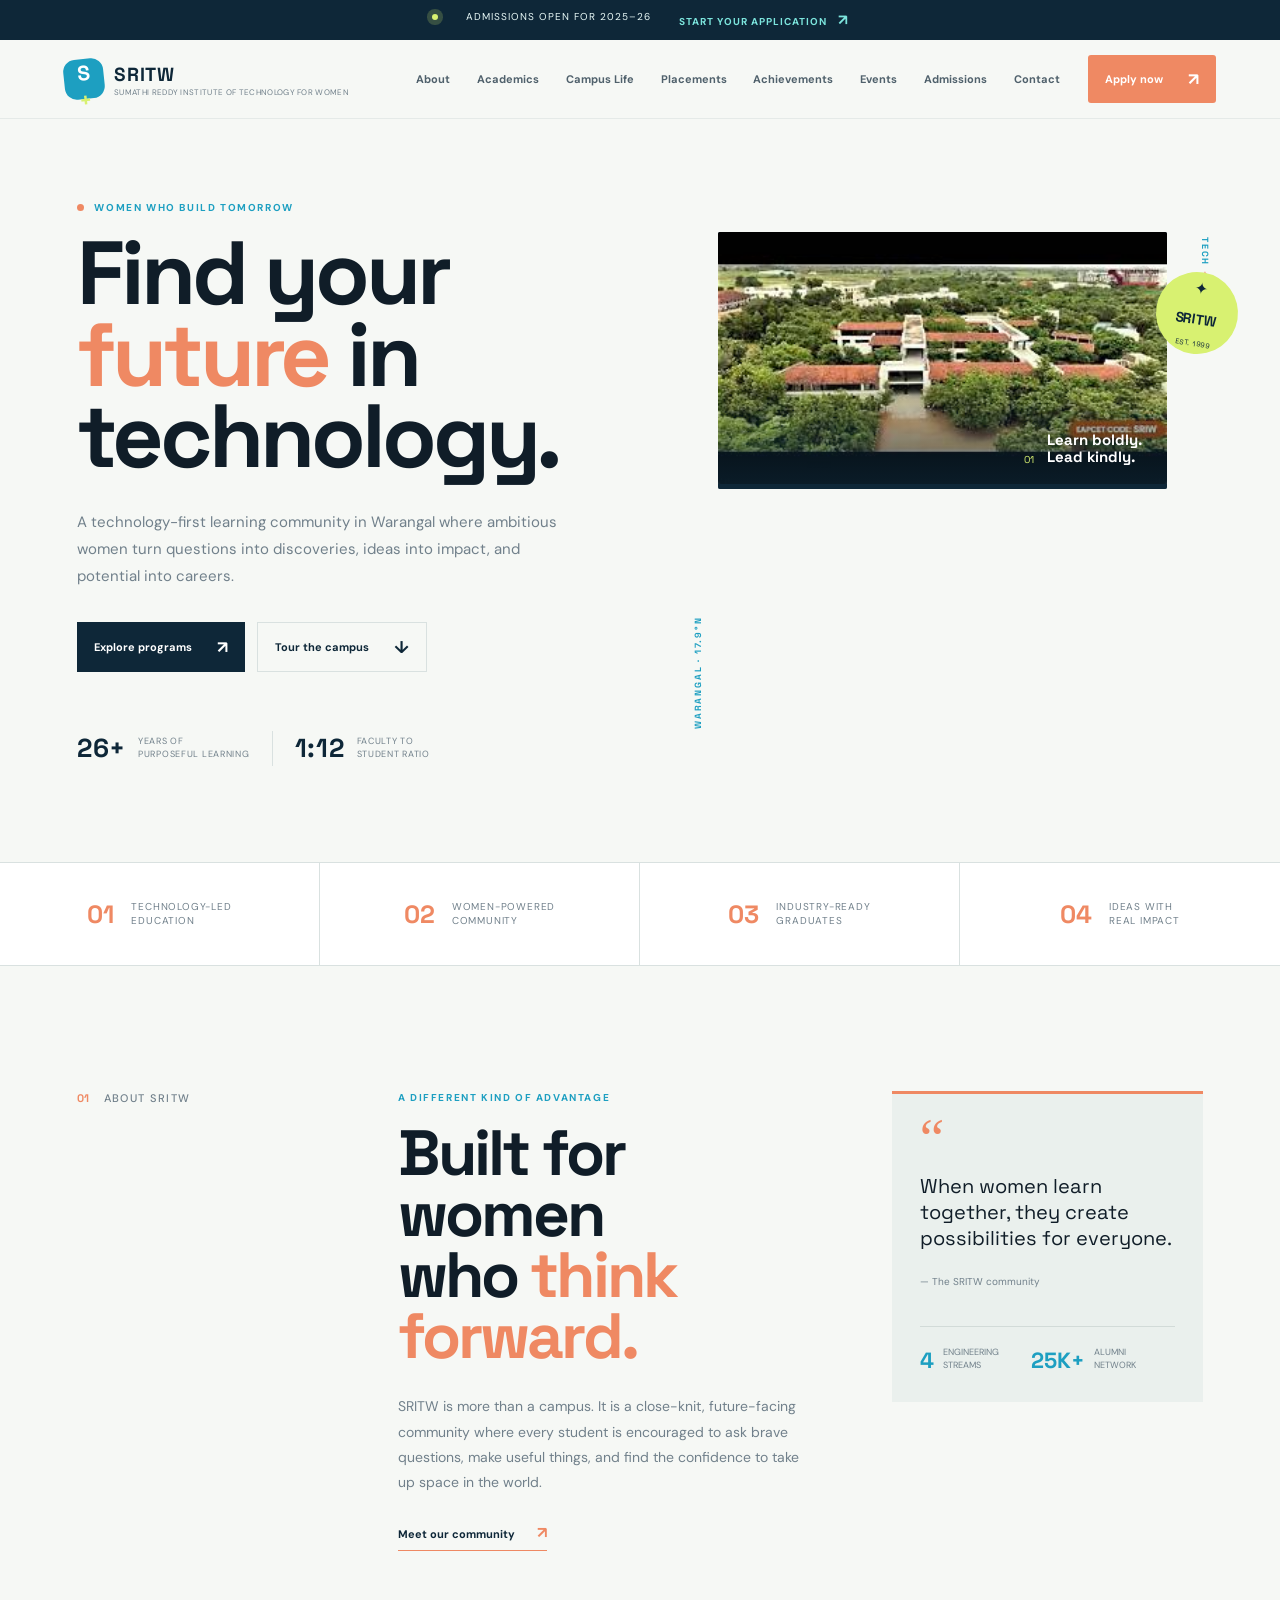
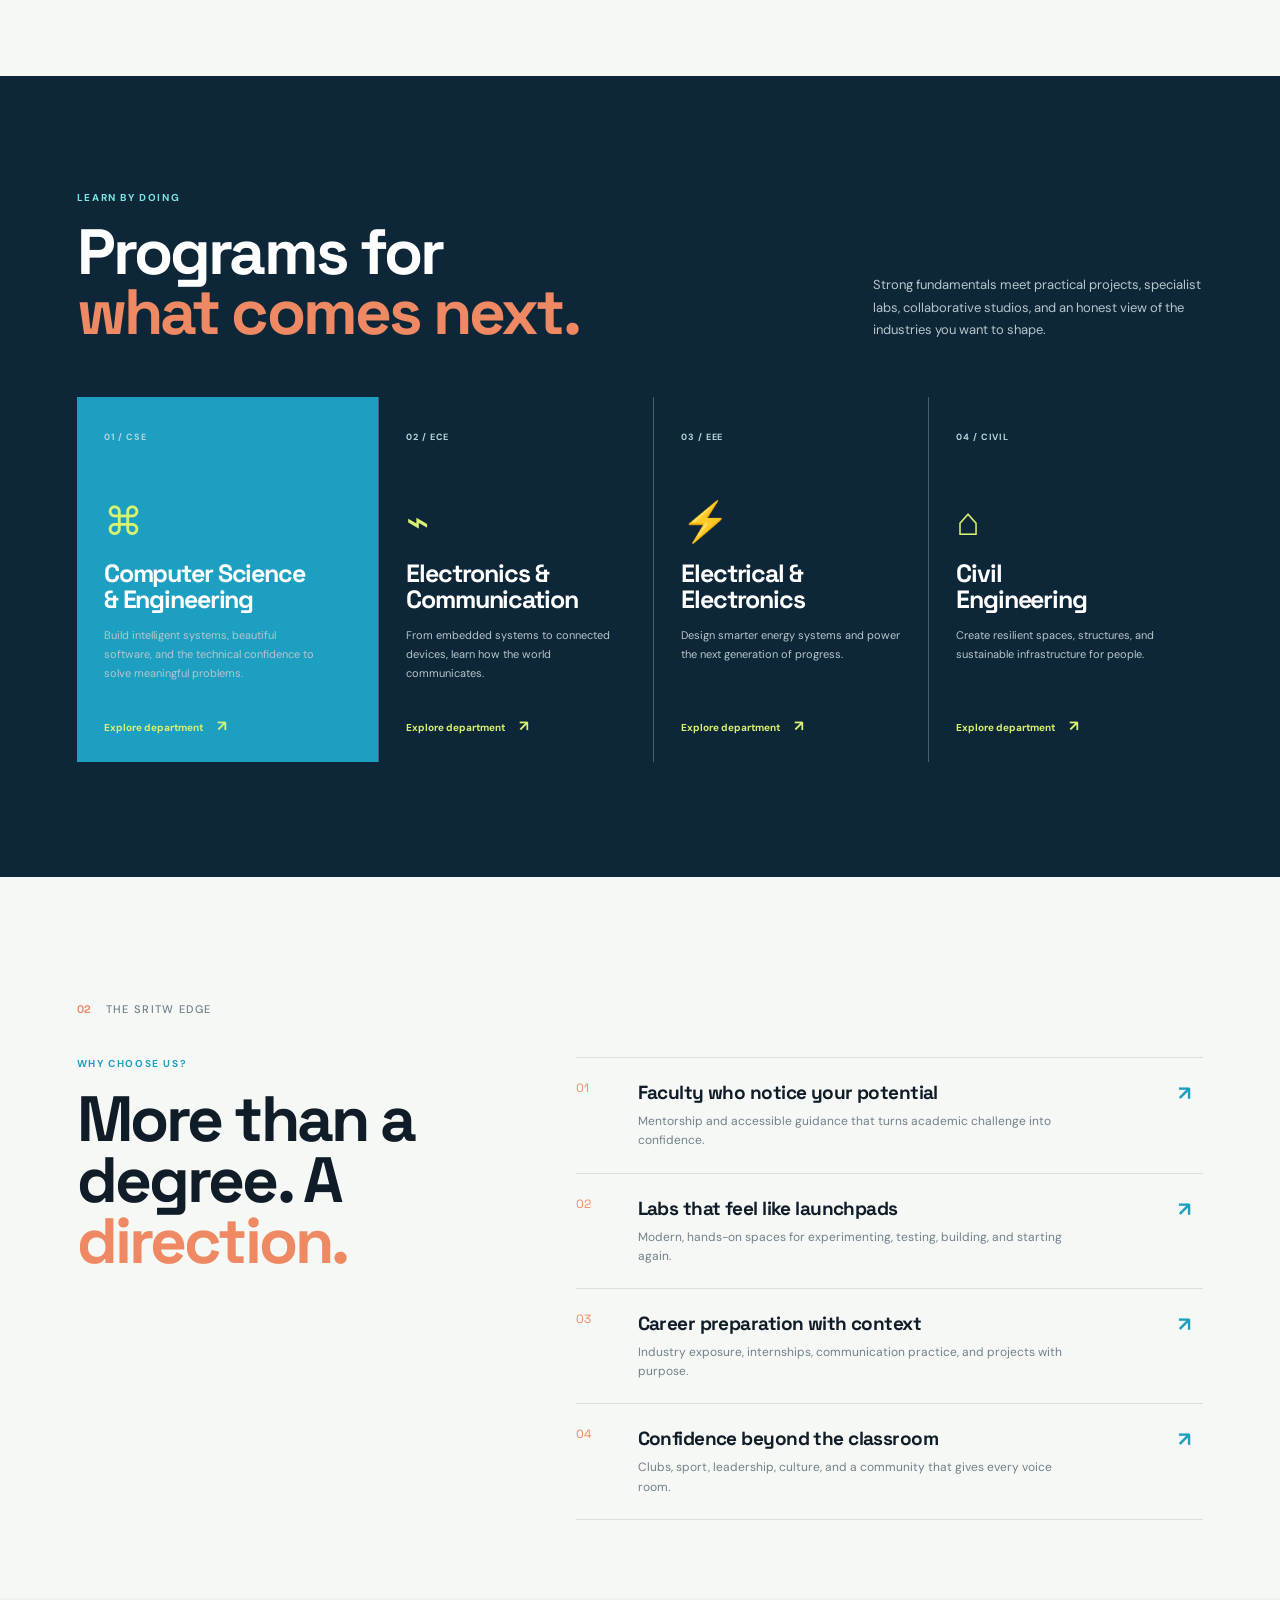
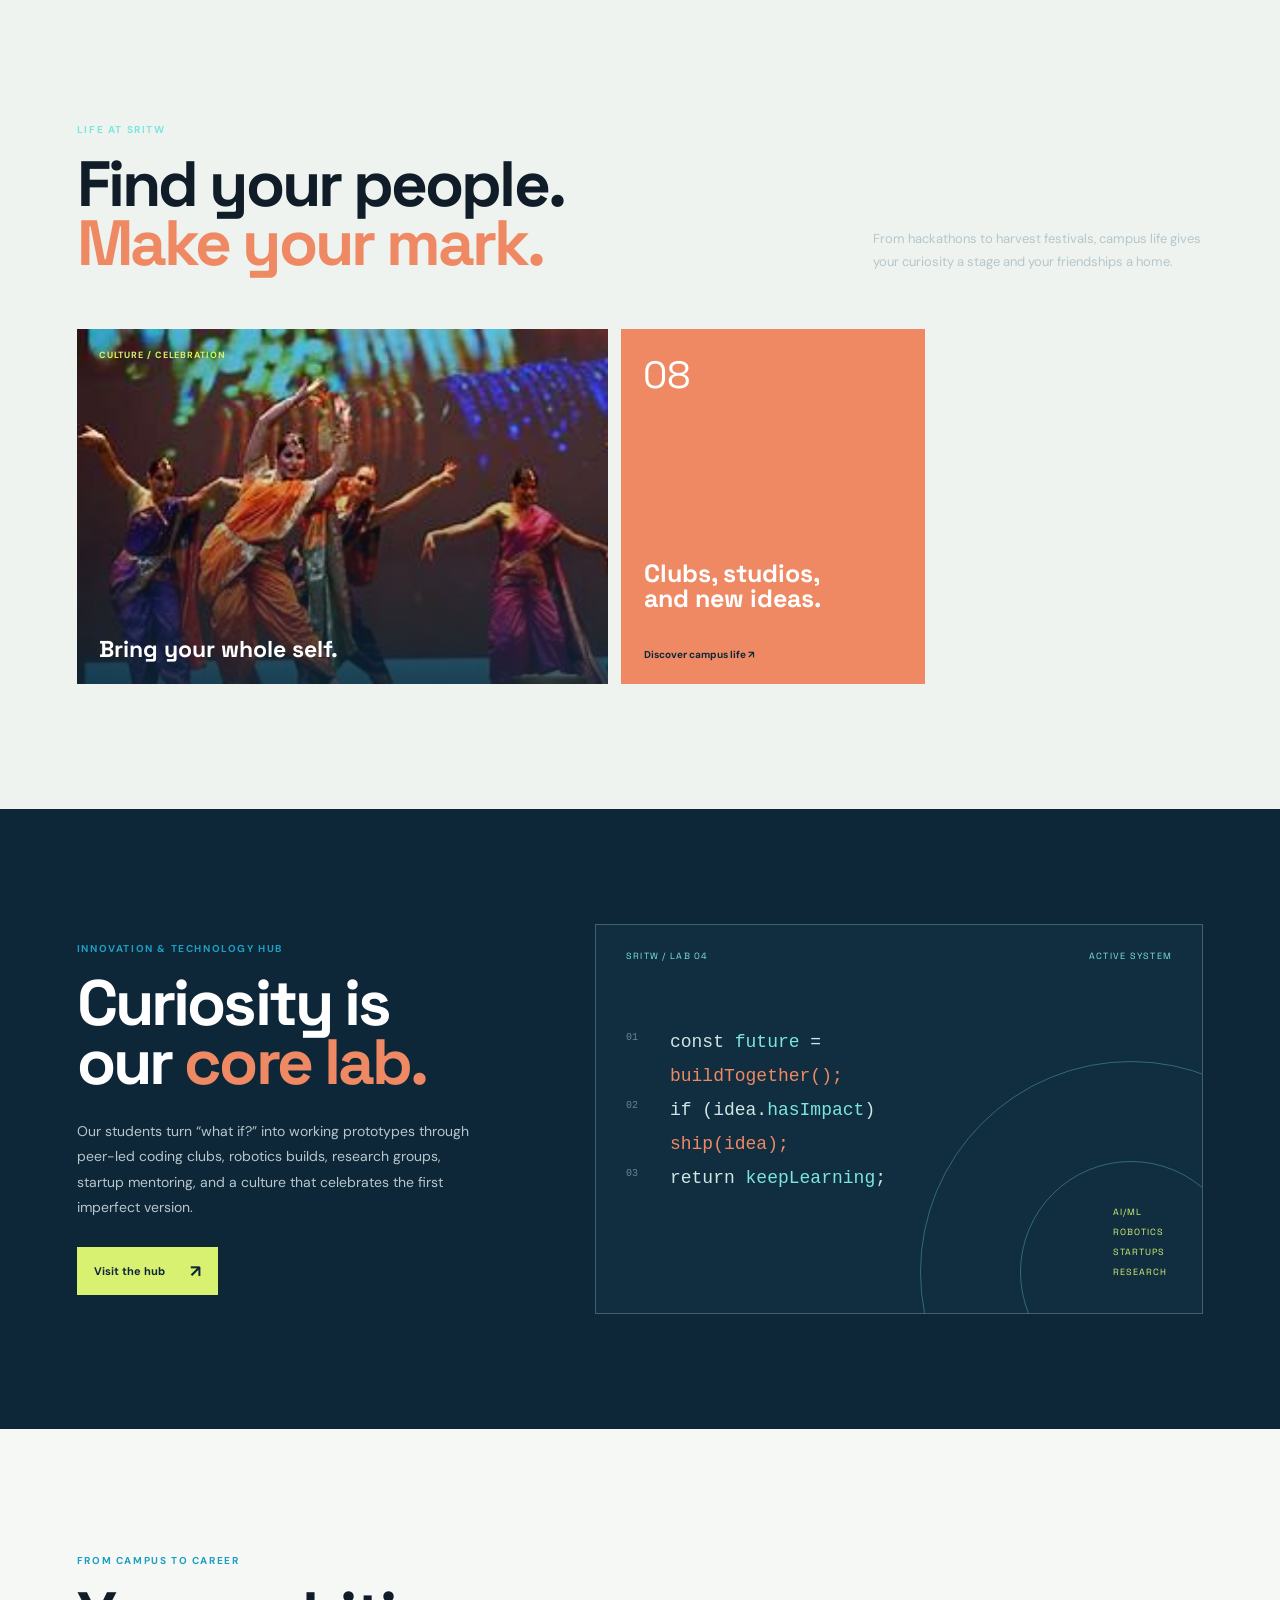
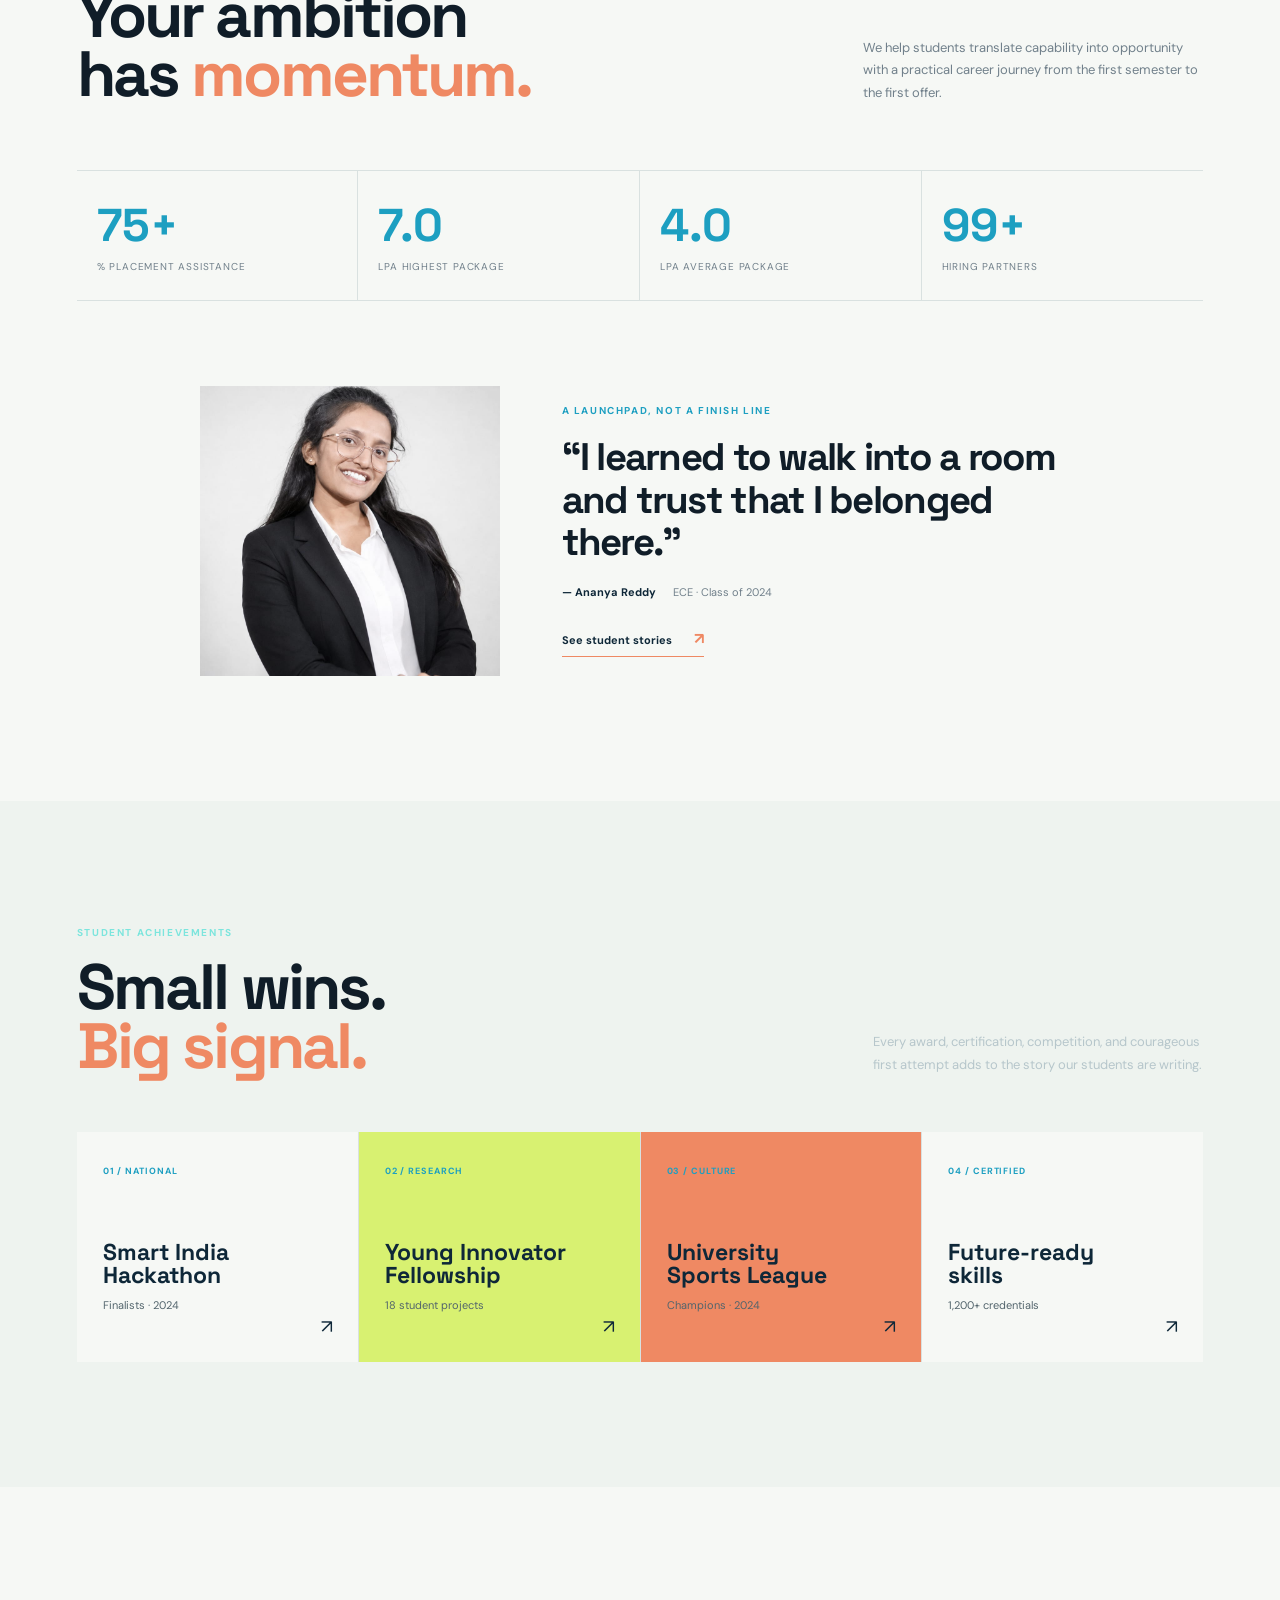
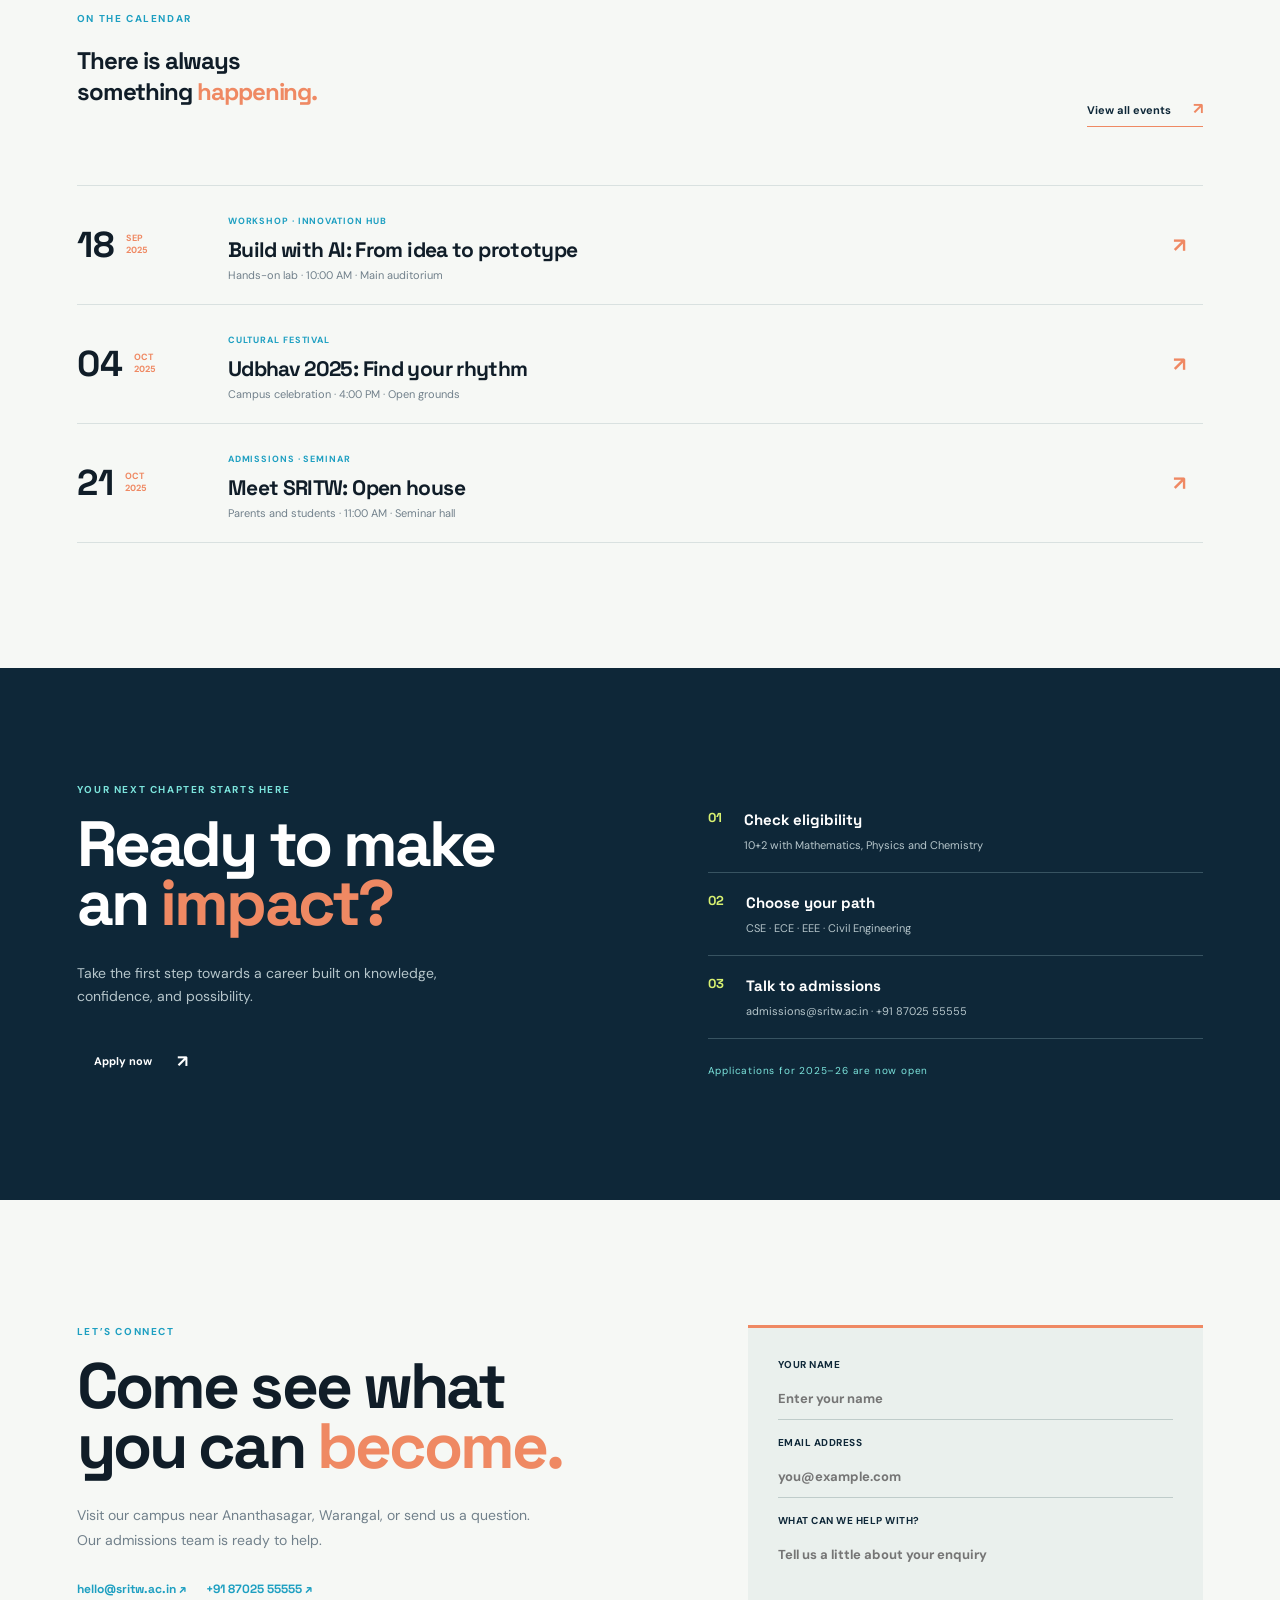
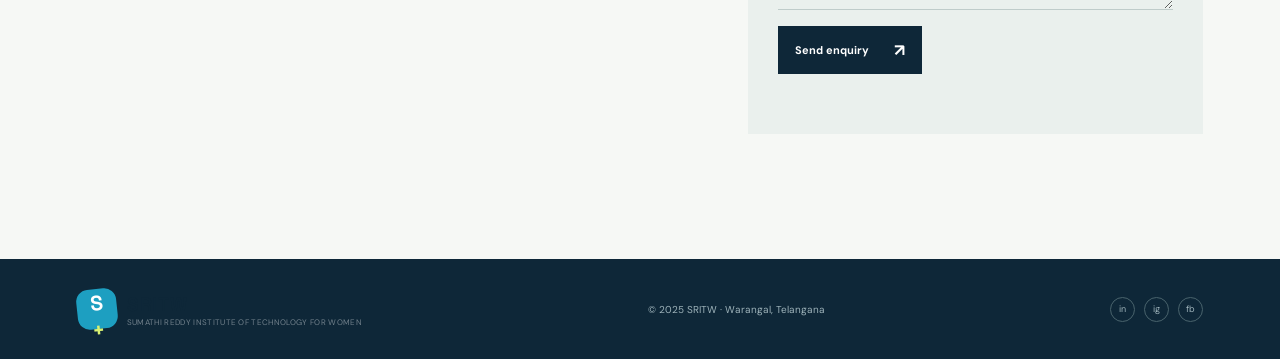
<file: index.html>
<!DOCTYPE html>
<html lang="en">
<head>
    <meta charset="UTF-8">
    <meta name="viewport" content="width=device-width, initial-scale=1.0">
    <meta name="description" content="SRITW - Sumathi Reddy Institute of Technology for Women, Warangal. Education, technology, innovation and career success.">
    <title>SRITW | Shape what comes next</title>
    <link rel="preconnect" href="https://fonts.googleapis.com">
    <link rel="preconnect" href="https://fonts.gstatic.com" crossorigin>
    <link href="https://fonts.googleapis.com/css2?family=DM+Sans:wght@400;500;600;700&family=Space+Grotesk:wght@500;600;700&display=swap" rel="stylesheet">
    <link rel="stylesheet" href="index.css">
</head>
<body>
    <div class="announcement"><span class="pulse"></span> Admissions open for 2025–26 <a href="#admissions">Start your application <span>↗</span></a></div>
    <header class="site-header" id="home">
        <a class="brand" href="#home" aria-label="SRITW home"><span class="brand-mark">S<span>+</span></span><span><b>SRITW</b><small>Sumathi Reddy Institute of Technology for Women</small></span></a>
        <button class="menu-toggle" aria-label="Open navigation" aria-expanded="false">☰</button>
        <nav class="nav-links" aria-label="Main navigation">
            <a href="#about">About</a><a href="#academics">Academics</a><a href="#campus">Campus Life</a><a href="#placements">Placements</a><a href="#achievements">Achievements</a><a href="#events">Events</a><a href="#admissions">Admissions</a><a href="#contact">Contact</a>
        </nav>
        <a class="nav-cta" href="#admissions">Apply now <span>↗</span></a>
    </header>

    <main>
        <section class="hero" aria-labelledby="hero-title">
            <div class="hero-content reveal"><p class="eyebrow"><span></span> Women who build tomorrow</p><h1 id="hero-title">Find your <em>future</em> in technology.</h1><p class="hero-lede">A technology-first learning community in Warangal where ambitious women turn questions into discoveries, ideas into impact, and potential into careers.</p><div class="hero-actions"><a class="button button-primary" href="#academics">Explore programs <span>↗</span></a><a class="button button-ghost" href="#campus">Tour the campus <span>↓</span></a></div><div class="hero-proof"><strong>26+</strong><span>years of<br>purposeful learning</span><i></i><strong>1:12</strong><span>faculty to<br>student ratio</span></div></div>
            <div class="hero-visual reveal reveal-delay"><div class="hero-image"><img src="img_7.png" alt="SRITW campus technology and student life"><div class="image-caption"><span>01</span><b>Learn boldly.<br>Lead kindly.</b></div></div><div class="hero-orbit orbit-one">TECH <span>✦</span> CREATE</div><div class="hero-orbit orbit-two">WARANGAL · 17.9°N</div><div class="hero-badge"><span>✦</span><b>SRITW</b><small>EST. 1999</small></div></div>
        </section>

        <section class="signal-strip"><div><b>01</b><span>Technology-led<br>education</span></div><div><b>02</b><span>Women-powered<br>community</span></div><div><b>03</b><span>Industry-ready<br>graduates</span></div><div><b>04</b><span>Ideas with<br>real impact</span></div></section>

        <section class="about section" id="about"><div class="section-index">01 <span>About SRITW</span></div><div class="about-main"><p class="eyebrow">A different kind of advantage</p><h2>Built for women<br>who <em>think forward.</em></h2><p>SRITW is more than a campus. It is a close-knit, future-facing community where every student is encouraged to ask brave questions, make useful things, and find the confidence to take up space in the world.</p><a class="under-link" href="#contact">Meet our community <span>↗</span></a></div><div class="about-side"><div class="quote-mark">“</div><p>When women learn together, they create possibilities for everyone.</p><small>— The SRITW community</small><div class="mini-stats"><div><b>4</b><span>Engineering<br>streams</span></div><div><b>25K+</b><span>Alumni<br>network</span></div></div></div></section>

        <section class="academics section-dark" id="academics"><div class="section-heading"><div><p class="eyebrow">Learn by doing</p><h2>Programs for<br><em>what comes next.</em></h2></div><p>Strong fundamentals meet practical projects, specialist labs, collaborative studios, and an honest view of the industries you want to shape.</p></div><div class="program-grid"><article class="program-card program-featured"><span class="card-no">01 / CSE</span><div class="program-icon">⌘</div><h3>Computer Science<br>& Engineering</h3><p>Build intelligent systems, beautiful software, and the technical confidence to solve meaningful problems.</p><a href="#contact">Explore department <span>↗</span></a></article><article class="program-card"><span class="card-no">02 / ECE</span><div class="program-icon">⌁</div><h3>Electronics &<br>Communication</h3><p>From embedded systems to connected devices, learn how the world communicates.</p><a href="#contact">Explore department <span>↗</span></a></article><article class="program-card"><span class="card-no">03 / EEE</span><div class="program-icon">⚡</div><h3>Electrical &<br>Electronics</h3><p>Design smarter energy systems and power the next generation of progress.</p><a href="#contact">Explore department <span>↗</span></a></article><article class="program-card"><span class="card-no">04 / CIVIL</span><div class="program-icon">⌂</div><h3>Civil<br>Engineering</h3><p>Create resilient spaces, structures, and sustainable infrastructure for people.</p><a href="#contact">Explore department <span>↗</span></a></article></div></section>

        <section class="why section" id="why"><div class="section-index">02 <span>The SRITW edge</span></div><div class="why-intro"><p class="eyebrow">Why choose us?</p><h2>More than a<br>degree. A <em>direction.</em></h2></div><div class="why-list"><div class="why-item"><span>01</span><div><h3>Faculty who notice your potential</h3><p>Mentorship and accessible guidance that turns academic challenge into confidence.</p></div><b>↗</b></div><div class="why-item"><span>02</span><div><h3>Labs that feel like launchpads</h3><p>Modern, hands-on spaces for experimenting, testing, building, and starting again.</p></div><b>↗</b></div><div class="why-item"><span>03</span><div><h3>Career preparation with context</h3><p>Industry exposure, internships, communication practice, and projects with purpose.</p></div><b>↗</b></div><div class="why-item"><span>04</span><div><h3>Confidence beyond the classroom</h3><p>Clubs, sport, leadership, culture, and a community that gives every voice room.</p></div><b>↗</b></div></div></section>

        <section class="campus section" id="campus"><div class="section-heading"><div><p class="eyebrow">Life at SRITW</p><h2>Find your people.<br><em>Make your mark.</em></h2></div><p>From hackathons to harvest festivals, campus life gives your curiosity a stage and your friendships a home.</p></div><div class="campus-grid"><div class="campus-tile tile-large"><img src="img_6.png" alt="Students performing at a cultural event"><span>Culture / Celebration</span><b>Bring your whole self.</b></div><div class="campus-tile tile-small"><div class="tile-number">08</div><b>Clubs, studios,<br>and new ideas.</b><a href="#contact">Discover campus life ↗</a></div></div></section>

        <section class="innovation section-dark" id="innovation"><div class="innovation-copy"><p class="eyebrow">Innovation & technology hub</p><h2>Curiosity is<br>our <em>core lab.</em></h2><p>Our students turn “what if?” into working prototypes through peer-led coding clubs, robotics builds, research groups, startup mentoring, and a culture that celebrates the first imperfect version.</p><a class="button button-light" href="#contact">Visit the hub <span>↗</span></a></div><div class="innovation-board"><div class="board-top"><span>SRITW / LAB 04</span><span>ACTIVE SYSTEM</span></div><div class="code-lines"><i>01</i><b>const <em>future</em> =</b><strong>buildTogether();</strong><i>02</i><b>if (idea.<em>hasImpact</em>)</b><strong>ship(idea);</strong><i>03</i><b>return <em>keepLearning</em>;</b></div><div class="board-orbit"><span>AI/ML</span><span>ROBOTICS</span><span>STARTUPS</span><span>RESEARCH</span></div></div></section>

        <section class="placements section" id="placements"><div class="placements-top"><div><p class="eyebrow">From campus to career</p><h2>Your ambition<br>has <em>momentum.</em></h2></div><p>We help students translate capability into opportunity with a practical career journey from the first semester to the first offer.</p></div><div class="metric-grid"><div class="metric"><strong data-count="92">0</strong><span>% placement assistance</span></div><div class="metric"><strong data-count="8.5">0</strong><span>LPA highest package</span></div><div class="metric"><strong data-count="4.8">0</strong><span>LPA average package</span></div><div class="metric"><strong data-count="120">0</strong><span>hiring partners</span></div></div><div class="career-row"><img src="img_1.jpeg" alt="SRITW student ready for a career"><div><p class="eyebrow">A launchpad, not a finish line</p><h3>“I learned to walk into a room and trust that I belonged there.”</h3><p class="student-name">— Ananya Reddy <span>ECE · Class of 2024</span></p><a class="under-link" href="#achievements">See student stories <span>↗</span></a></div></div></section>

        <section class="achievements section" id="achievements"><div class="section-heading"><div><p class="eyebrow">Student achievements</p><h2>Small wins.<br><em>Big signal.</em></h2></div><p>Every award, certification, competition, and courageous first attempt adds to the story our students are writing.</p></div><div class="achievement-grid"><article><span>01 / NATIONAL</span><b>Smart India<br>Hackathon</b><p>Finalists · 2024</p><i>↗</i></article><article><span>02 / RESEARCH</span><b>Young Innovator<br>Fellowship</b><p>18 student projects</p><i>↗</i></article><article><span>03 / CULTURE</span><b>University<br>Sports League</b><p>Champions · 2024</p><i>↗</i></article><article><span>04 / CERTIFIED</span><b>Future-ready<br>skills</b><p>1,200+ credentials</p><i>↗</i></article></div></section>

        <section class="events section" id="events"><div class="events-head"><div><p class="eyebrow">On the calendar</p><h2>There is always<br>something <em>happening.</em></h2></div><a class="under-link" href="#contact">View all events <span>↗</span></a></div><div class="event-list"><article><time><b>18</b><span>SEP<br>2025</span></time><div><span class="event-type">Workshop · Innovation Hub</span><h3>Build with AI: From idea to prototype</h3><p>Hands-on lab · 10:00 AM · Main auditorium</p></div><b class="event-arrow">↗</b></article><article><time><b>04</b><span>OCT<br>2025</span></time><div><span class="event-type">Cultural festival</span><h3>Udbhav 2025: Find your rhythm</h3><p>Campus celebration · 4:00 PM · Open grounds</p></div><b class="event-arrow">↗</b></article><article><time><b>21</b><span>OCT<br>2025</span></time><div><span class="event-type">Admissions · Seminar</span><h3>Meet SRITW: Open house</h3><p>Parents and students · 11:00 AM · Seminar hall</p></div><b class="event-arrow">↗</b></article></div></section>

        <section class="admissions section-dark" id="admissions"><div class="admission-copy"><p class="eyebrow">Your next chapter starts here</p><h2>Ready to make<br>an <em>impact?</em></h2><p>Take the first step towards a career built on knowledge, confidence, and possibility.</p><a class="button button-primary" href="mailto:admissions@sritw.ac.in">Apply now <span>↗</span></a></div><div class="admission-steps"><div><b>01</b><span><strong>Check eligibility</strong>10+2 with Mathematics, Physics and Chemistry</span></div><div><b>02</b><span><strong>Choose your path</strong>CSE · ECE · EEE · Civil Engineering</span></div><div><b>03</b><span><strong>Talk to admissions</strong>admissions@sritw.ac.in · +91 87025 55555</span></div><small>Applications for 2025–26 are now open</small></div></section>

        <section class="contact section" id="contact"><div><p class="eyebrow">Let’s connect</p><h2>Come see what<br>you can <em>become.</em></h2><p>Visit our campus near Ananthasagar, Warangal, or send us a question. Our admissions team is ready to help.</p><div class="contact-links"><a href="mailto:hello@sritw.ac.in">hello@sritw.ac.in ↗</a><a href="tel:+918702555555">+91 87025 55555 ↗</a></div></div><form class="enquiry-form"><label>Your name<input type="text" placeholder="Enter your name"></label><label>Email address<input type="email" placeholder="you@example.com"></label><label>What can we help with?<textarea rows="3" placeholder="Tell us a little about your enquiry"></textarea></label><button class="button button-primary" type="submit">Send enquiry <span>↗</span></button><p class="form-note" aria-live="polite"></p></form></section>
    </main>
    <footer><a class="brand" href="#home"><span class="brand-mark">S<span>+</span></span><span><b>SRITW</b><small>Sumathi Reddy Institute of Technology for Women</small></span></a><p>© 2025 SRITW · Warangal, Telangana</p><div class="socials"><a href="#contact">in</a><a href="#contact">ig</a><a href="#contact">fb</a></div></footer>
    <script>
        const menuButton = document.querySelector('.menu-toggle');
        const nav = document.querySelector('.nav-links');
        menuButton.addEventListener('click', () => { const open = nav.classList.toggle('is-open'); menuButton.setAttribute('aria-expanded', open); });
        nav.querySelectorAll('a').forEach(link => link.addEventListener('click', () => nav.classList.remove('is-open')));
        const revealObserver = new IntersectionObserver(entries => entries.forEach(entry => { if (entry.isIntersecting) entry.target.classList.add('is-visible'); }), { threshold: .12 });
        document.querySelectorAll('.hero-content, .hero-visual, .section, .program-card, .why-item, .campus-tile, .achievement-grid article, .event-list article, .metric').forEach(item => { item.classList.add('reveal'); revealObserver.observe(item); });
        const counterObserver = new IntersectionObserver(entries => entries.forEach(entry => { if (entry.isIntersecting) { const el = entry.target; const target = Number(el.dataset.count); const suffix = target === 92 || target === 120 ? '+' : ''; let current = 0; const step = target / 40; const timer = setInterval(() => { current += step; if (current >= target) { current = target; clearInterval(timer); } el.textContent = Number.isInteger(target) ? Math.floor(current) + suffix : current.toFixed(1); }, 28); counterObserver.unobserve(el); } }), { threshold: .6 });
        document.querySelectorAll('[data-count]').forEach(counter => counterObserver.observe(counter));
        document.querySelector('.enquiry-form').addEventListener('submit', event => { event.preventDefault(); event.currentTarget.querySelector('.form-note').textContent = 'Thank you. Our admissions team will be in touch soon.'; event.currentTarget.reset(); });
    </script>
</body>
</html>
</file>
<file: index.css>
@import url('https://fonts.googleapis.com/css2?family=DM+Sans:wght@400;500;600;700&family=Space+Grotesk:wght@500;600;700&display=swap');
:root{--ink:#101d28;--muted:#71808b;--paper:#f6f8f5;--white:#fff;--navy:#0e2738;--blue:#1d9fc1;--cyan:#7ce5dd;--orange:#ef8963;--line:#d9e1e0;--lime:#d8f171;--display:'Space Grotesk',sans-serif;--body:'DM Sans',sans-serif}*{box-sizing:border-box}html{scroll-behavior:smooth}body{margin:0;color:var(--ink);background:var(--paper);font-family:var(--body);overflow-x:hidden}a{color:inherit;text-decoration:none}button,input,textarea{font:inherit}.announcement{display:flex;justify-content:center;gap:28px;padding:10px 5vw;color:#e9faf8;background:var(--navy);font-size:10px;letter-spacing:.1em;text-transform:uppercase}.announcement a{color:var(--cyan);font-weight:700}.announcement a span{margin-left:8px;font-size:15px}.pulse{width:6px;height:6px;margin-top:4px;border-radius:50%;background:var(--lime);box-shadow:0 0 0 5px #d8f17133}.site-header{position:sticky;z-index:10;top:0;display:flex;align-items:center;justify-content:space-between;padding:15px max(5vw,24px);border-bottom:1px solid #d9e1e099;background:#f6f8f5EF;backdrop-filter:blur(16px)}.brand{display:flex;align-items:center;gap:10px}.brand-mark{display:grid;place-items:center;width:40px;height:40px;color:#fff;background:var(--blue);border-radius:12px;font-family:var(--display);font-size:21px;font-weight:700;transform:rotate(-6deg)}.brand-mark span{color:var(--lime)}.brand b{display:block;color:var(--navy);font-family:var(--display);font-size:19px;letter-spacing:.04em}.brand small{display:block;color:var(--muted);font-size:8px;letter-spacing:.04em;text-transform:uppercase}.nav-links{display:flex;gap:clamp(13px,2.1vw,28px);margin-left:auto;margin-right:28px;color:#50616c;font-size:11px;font-weight:700}.nav-links a:hover,.socials a:hover{color:var(--blue)}.nav-cta,.button{display:inline-flex;align-items:center;justify-content:space-between;gap:25px;padding:13px 17px;border:0;font-size:11px;font-weight:700;cursor:pointer}.nav-cta{color:#fff;background:var(--orange);border-radius:3px}.nav-cta span,.button span{font-size:17px}.menu-toggle{display:none;border:0;color:var(--navy);background:none;font-size:20px}.hero{display:grid;grid-template-columns:minmax(0,1fr) minmax(400px,.9fr);max-width:1400px;min-height:680px;margin:auto;padding:82px max(6vw,28px) 95px;gap:9%;align-items:center}.eyebrow{margin:0 0 19px;color:var(--blue);font-size:10px;font-weight:700;letter-spacing:.16em;text-transform:uppercase}.eyebrow span{display:inline-block;width:7px;height:7px;margin-right:7px;background:var(--orange);border-radius:50%}.hero h1,h2,h3{font-family:var(--display);letter-spacing:-.045em}.hero h1{max-width:670px;margin:0;font-size:clamp(3.5rem,7vw,7.4rem);line-height:.91}.hero h1 em,h2 em{color:var(--orange);font-style:normal}.hero-lede{max-width:480px;margin:31px 0 32px;color:var(--muted);font-size:15px;line-height:1.8}.hero-actions{display:flex;gap:12px}.button-primary{color:#fff;background:var(--navy)}.button-primary:hover{background:var(--blue)}.button-ghost{border:1px solid var(--line);color:var(--navy);background:transparent}.button-ghost:hover{border-color:var(--blue);color:var(--blue)}.hero-proof{display:flex;align-items:center;gap:12px;margin-top:58px;color:var(--muted);font-size:9px;line-height:1.45;letter-spacing:.08em;text-transform:uppercase}.hero-proof strong{color:var(--navy);font-family:var(--display);font-size:26px}.hero-proof i{width:1px;height:35px;margin:0 10px;background:var(--line)}.hero-visual{position:relative;min-height:505px}.hero-image{position:relative;height:100%;margin-right:36px;overflow:hidden;background:var(--navy);border-radius:2px}.hero-image:after{position:absolute;inset:0;background:linear-gradient(180deg,transparent 55%,#0e2738bb);content:''}.hero-image img{width:100%;height:100%;object-fit:cover;object-position:center 35%;transition:transform .8s ease}.hero-image:hover img{transform:scale(1.05)}.image-caption{position:absolute;z-index:1;right:25px;bottom:24px;display:flex;gap:13px;align-items:end;color:#fff;font-family:var(--display);font-size:15px;line-height:1.1}.image-caption span{color:var(--lime);font-size:10px}.hero-orbit{position:absolute;color:var(--blue);font-family:var(--display);font-size:9px;font-weight:700;letter-spacing:.2em}.orbit-one{top:5px;right:-8px;writing-mode:vertical-rl}.orbit-one span{color:var(--orange)}.orbit-two{bottom:2px;left:-20px;transform:rotate(-90deg);transform-origin:left}.hero-badge{position:absolute;z-index:2;top:40px;right:-35px;display:grid;place-items:center;width:82px;height:82px;color:var(--navy);background:var(--lime);border-radius:50%;font-family:var(--display);transform:rotate(9deg)}.hero-badge span{font-size:16px}.hero-badge b{font-size:14px}.hero-badge small{font-size:7px;letter-spacing:.08em}.signal-strip{display:grid;grid-template-columns:repeat(4,1fr);border-top:1px solid var(--line);border-bottom:1px solid var(--line);background:#fff}.signal-strip div{display:flex;justify-content:center;align-items:center;gap:17px;min-height:102px;border-right:1px solid var(--line)}.signal-strip div:last-child{border:0}.signal-strip b{color:var(--orange);font-family:var(--display);font-size:25px}.signal-strip span{color:var(--muted);font-size:10px;line-height:1.45;letter-spacing:.08em;text-transform:uppercase}.section{max-width:1400px;margin:auto;padding:125px max(6vw,28px)}.section-index{display:flex;gap:15px;margin-bottom:55px;color:var(--orange);font-family:var(--display);font-size:11px;font-weight:700}.section-index span{color:var(--muted);font-family:var(--body);font-weight:500;letter-spacing:.12em;text-transform:uppercase}.about{display:grid;grid-template-columns:.7fr 1.2fr .9fr;gap:7%;align-items:start}.about-main h2,.why-intro h2{margin:0;font-size:clamp(3rem,5vw,5.5rem);line-height:.95}.about-main>p:not(.eyebrow){max-width:510px;margin:28px 0 27px;color:var(--muted);font-size:14px;line-height:1.8}.under-link{display:inline-block;padding-bottom:7px;border-bottom:1px solid var(--orange);color:var(--navy);font-size:11px;font-weight:700}.under-link span{margin-left:19px;color:var(--orange);font-size:16px}.about-side{padding:28px;border-top:3px solid var(--orange);background:#eaf0ed}.quote-mark{color:var(--orange);font-family:Georgia,serif;font-size:55px;line-height:.6}.about-side p{margin:18px 0;font-family:var(--display);font-size:20px;line-height:1.3}.about-side small{color:var(--muted);font-size:10px}.mini-stats{display:flex;gap:32px;margin-top:36px;padding-top:19px;border-top:1px solid #d2dbd8}.mini-stats div{display:flex;gap:9px}.mini-stats b{color:var(--blue);font-family:var(--display);font-size:22px}.mini-stats span{color:var(--muted);font-size:9px;line-height:1.4;text-transform:uppercase}.section-dark{padding:115px max(6vw,28px);color:#fff;background:var(--navy)}.section-heading{display:flex;justify-content:space-between;align-items:end;max-width:1200px;margin:0 auto 55px;gap:55px}.section-heading h2,.placements h2,.admissions h2,.contact h2{margin:0;font-size:clamp(3rem,5vw,5.6rem);line-height:.93}.section-heading .eyebrow,.admissions .eyebrow{color:var(--cyan)}.section-heading>p{max-width:330px;margin:0;color:#b6c6cb;font-size:13px;line-height:1.75}.program-grid{display:grid;grid-template-columns:1.1fr 1fr 1fr 1fr;max-width:1200px;margin:auto;gap:1px;background:#49606c}.program-card{position:relative;min-height:365px;padding:27px;background:var(--navy);transition:transform .3s ease}.program-card:hover{z-index:1;transform:translateY(-8px)}.program-featured{background:var(--blue)}.card-no{color:#b4d7db;font-size:9px;font-weight:700;letter-spacing:.1em}.program-icon{margin-top:52px;color:var(--lime);font-family:var(--display);font-size:39px}.program-card h3{margin:15px 0 14px;font-size:25px;line-height:1.02}.program-card p{max-width:220px;color:#b6c6cb;font-size:11px;line-height:1.7}.program-card a{position:absolute;bottom:26px;color:var(--lime);font-size:10px;font-weight:700}.program-card a span{margin-left:12px;font-size:15px}.why{display:grid;grid-template-columns:.8fr 1.3fr;gap:10%}.why .section-index{grid-column:1/-1;margin-bottom:-6px}.why-list{border-top:1px solid var(--line)}.why-item{display:grid;grid-template-columns:42px 1fr 25px;gap:20px;padding:22px 0;border-bottom:1px solid var(--line)}.why-item>span{color:var(--orange);font-family:var(--display);font-size:12px}.why-item h3{margin:0 0 7px;font-size:19px;letter-spacing:-.03em}.why-item p{max-width:430px;margin:0;color:var(--muted);font-size:12px;line-height:1.6}.why-item>b{color:var(--blue);font-size:20px}.campus{background:#eef3ef}.campus-grid{display:grid;grid-template-columns:1.4fr .8fr .7fr;max-width:1200px;margin:auto;gap:13px}.campus-tile{position:relative;min-height:355px;overflow:hidden;color:#fff;background:var(--navy)}.campus-tile:after{position:absolute;inset:0;background:linear-gradient(180deg,transparent 35%,#0e2738cc);content:''}.campus-tile img{width:100%;height:100%;object-fit:cover;transition:transform .5s ease}.campus-tile:hover img{transform:scale(1.07)}.campus-tile span,.campus-tile>b,.campus-tile .tile-number,.campus-tile a{position:absolute;z-index:1}.campus-tile span{top:20px;left:22px;color:var(--lime);font-size:9px;font-weight:700;letter-spacing:.1em;text-transform:uppercase}.campus-tile>b{bottom:23px;left:22px;font-family:var(--display);font-size:23px;line-height:1}.tile-tall{margin-top:34px;min-height:321px}.tile-small{display:flex;flex-direction:column;justify-content:end;padding:23px;background:var(--orange)}.tile-small:after{display:none}.tile-number{top:22px;left:22px;font-family:var(--display);font-size:38px;color:#fff}.tile-small>b{position:static;font-size:25px}.tile-small a{position:static;margin-top:37px;color:var(--navy);font-size:10px;font-weight:700}.innovation{display:grid;grid-template-columns:.8fr 1.2fr;gap:10%;align-items:center}.innovation-copy{max-width:490px}.innovation-copy h2{margin:0;font-family:var(--display);font-size:clamp(3rem,5vw,5.7rem);line-height:.92}.innovation-copy>p:not(.eyebrow){margin:27px 0;color:#b6c6cb;font-size:14px;line-height:1.8}.button-light{color:var(--navy);background:var(--lime)}.innovation-board{position:relative;min-height:390px;padding:25px 30px;overflow:hidden;border:1px solid #41606c;background:#102e40}.innovation-board:before,.innovation-board:after{position:absolute;border:1px solid #77e1d855;border-radius:50%;content:''}.innovation-board:before{width:420px;height:420px;right:-140px;bottom:-170px}.innovation-board:after{width:220px;height:220px;right:-40px;bottom:-70px}.board-top{display:flex;justify-content:space-between;color:var(--cyan);font-family:var(--display);font-size:9px;letter-spacing:.14em}.code-lines{display:grid;grid-template-columns:30px 1fr;gap:14px;margin-top:70px;font-family:monospace;font-size:18px}.code-lines i{color:#67858e;font-style:normal;font-size:10px}.code-lines b{color:#d1e5e2;font-weight:400}.code-lines strong{grid-column:2;color:var(--orange);font-weight:400}.code-lines em{color:var(--cyan);font-style:normal}.board-orbit{position:absolute;right:35px;bottom:35px;display:grid;gap:8px;color:var(--lime);font-family:var(--display);font-size:9px;letter-spacing:.12em}.placements{padding-bottom:125px}.placements-top{display:flex;justify-content:space-between;align-items:end;gap:8%;margin-bottom:65px}.placements-top>p{max-width:340px;margin:0;color:var(--muted);font-size:13px;line-height:1.75}.metric-grid{display:grid;grid-template-columns:repeat(4,1fr);border-top:1px solid var(--line);border-bottom:1px solid var(--line)}.metric{padding:25px 20px;border-right:1px solid var(--line)}.metric:last-child{border:0}.metric strong{display:block;color:var(--blue);font-family:var(--display);font-size:46px}.metric span{color:var(--muted);font-size:10px;letter-spacing:.08em;text-transform:uppercase}.career-row{display:grid;grid-template-columns:300px 1fr;align-items:center;gap:7%;max-width:880px;margin:85px auto 0}.career-row img{width:100%;height:290px;object-fit:cover;filter:saturate(.8)}.career-row h3{max-width:550px;margin:0 0 22px;font-size:clamp(1.6rem,3vw,2.7rem);line-height:1.1}.student-name{color:var(--navy);font-size:11px;font-weight:700}.student-name span{margin-left:14px;color:var(--muted);font-weight:400}.career-row .under-link{margin-top:18px}.achievements{background:#eef3ef}.achievement-grid{display:grid;grid-template-columns:repeat(4,1fr);max-width:1200px;margin:auto;gap:1px;background:var(--line)}.achievement-grid article{position:relative;min-height:230px;padding:26px;background:var(--paper)}.achievement-grid article:nth-child(2){background:var(--lime)}.achievement-grid article:nth-child(3){background:var(--orange)}.achievement-grid span{color:var(--blue);font-size:9px;font-weight:700;letter-spacing:.1em}.achievement-grid b{display:block;margin-top:62px;color:var(--navy);font-family:var(--display);font-size:23px;line-height:1}.achievement-grid p{color:#52646c;font-size:11px}.achievement-grid i{position:absolute;right:25px;bottom:23px;color:var(--navy);font-size:19px}.events{background:var(--paper)}.events-head{display:flex;justify-content:space-between;align-items:end;margin-bottom:58px}.event-list{border-top:1px solid var(--line)}.event-list article{display:grid;grid-template-columns:125px 1fr 30px;align-items:center;gap:26px;padding:22px 0;border-bottom:1px solid var(--line)}.event-list time{display:flex;align-items:center;gap:11px}.event-list time b{font-family:var(--display);font-size:36px}.event-list time span{color:var(--orange);font-size:9px;font-weight:700;line-height:1.3}.event-type{color:var(--blue);font-size:9px;font-weight:700;letter-spacing:.1em;text-transform:uppercase}.event-list h3{margin:7px 0 5px;font-size:21px;letter-spacing:-.03em}.event-list p{margin:0;color:var(--muted);font-size:11px}.event-arrow{color:var(--orange);font-size:20px}.admissions{display:grid;grid-template-columns:1fr 1fr;gap:12%;align-items:center}.admission-copy>p:not(.eyebrow){max-width:390px;margin:28px 0;color:#b6c6cb;font-size:14px;line-height:1.7}.admission-steps>div{display:flex;gap:22px;padding:19px 0;border-bottom:1px solid #375361}.admission-steps b{color:var(--lime);font-family:var(--display);font-size:13px}.admission-steps span{display:grid;gap:5px;color:#b6c6cb;font-size:11px;line-height:1.5}.admission-steps strong{color:#fff;font-family:var(--display);font-size:15px}.admission-steps small{display:block;margin-top:25px;color:var(--cyan);font-size:10px;letter-spacing:.08em}.contact{display:grid;grid-template-columns:1fr .85fr;gap:12%;align-items:start}.contact>div>p:not(.eyebrow){max-width:470px;margin:27px 0;color:var(--muted);font-size:14px;line-height:1.8}.contact-links{display:flex;gap:20px;flex-wrap:wrap}.contact-links a{color:var(--blue);font-family:var(--display);font-size:12px;font-weight:700}.enquiry-form{display:grid;gap:16px;padding:30px;background:#eaf0ed;border-top:3px solid var(--orange)}.enquiry-form label{display:grid;gap:7px;color:var(--navy);font-size:10px;font-weight:700;letter-spacing:.05em;text-transform:uppercase}.enquiry-form input,.enquiry-form textarea{width:100%;padding:12px 0;border:0;border-bottom:1px solid #bfccca;outline:0;color:var(--navy);background:transparent;font-size:13px;resize:vertical}.enquiry-form input:focus,.enquiry-form textarea:focus{border-color:var(--blue)}.enquiry-form button{justify-self:start}.form-note{min-height:14px;margin:0;color:var(--blue);font-size:10px}.reveal{opacity:0;transform:translateY(24px);transition:opacity .7s ease,transform .7s ease}.reveal.is-visible{opacity:1;transform:translateY(0)}.reveal-delay{transition-delay:.16s}footer{display:flex;align-items:center;justify-content:space-between;padding:30px max(6vw,28px);background:var(--navy);color:#9eb3ba;font-size:10px}.footer-brand b{color:#fff}.footer-brand small{color:#9eb3ba}.socials{display:flex;gap:9px}.socials a{display:grid;place-items:center;width:25px;height:25px;border:1px solid #49636c;border-radius:50%;font-size:9px}@media(max-width:950px){.nav-links{gap:13px;margin-right:14px;font-size:9px}.nav-cta{padding:11px;font-size:10px}.hero{grid-template-columns:1fr .8fr;gap:5%}.program-grid{grid-template-columns:1fr 1fr}.why{gap:5%}.campus-grid{grid-template-columns:1.3fr .8fr}.tile-small{grid-column:1/-1;min-height:180px}.tile-small .tile-number{top:25px}.tile-small>b{margin-top:0}.tile-small a{margin-top:16px}.innovation{gap:6%}}@media(max-width:720px){.announcement{justify-content:space-between;padding-inline:20px;font-size:8px}.site-header{padding:12px 20px}.brand small{display:none}.menu-toggle{display:block;margin-left:auto;margin-right:14px}.nav-links{position:absolute;top:100%;left:0;right:0;display:none;flex-direction:column;gap:0;margin:0;padding:10px 20px;background:var(--paper);border-bottom:1px solid var(--line)}.nav-links.is-open{display:flex}.nav-links a{padding:13px 0;border-bottom:1px solid var(--line);font-size:11px}.hero{display:block;min-height:auto;padding-top:62px}.hero h1{font-size:clamp(3.3rem,15vw,5rem)}.hero-visual{min-height:420px;margin-top:60px}.hero-badge{right:-12px}.signal-strip{grid-template-columns:1fr 1fr}.signal-strip div{min-height:82px}.signal-strip div:nth-child(2){border-right:0}.signal-strip div:nth-child(-n+2){border-bottom:1px solid var(--line)}.section,.section-dark{padding-top:85px;padding-bottom:85px}.about,.why,.innovation,.admissions,.contact{display:block}.about-main{margin-bottom:50px}.why-intro{margin-bottom:55px}.section-heading,.placements-top,.events-head{display:block}.section-heading>p,.placements-top>p{margin-top:27px}.program-grid,.achievement-grid{grid-template-columns:1fr 1fr}.program-card{min-height:315px}.campus-grid{grid-template-columns:1fr 1fr}.tile-large{grid-column:1/-1}.tile-tall{margin-top:0}.tile-small{grid-column:1/-1}.innovation-board{margin-top:55px}.metric-grid{grid-template-columns:1fr 1fr}.metric:nth-child(2){border-right:0}.metric:nth-child(-n+2){border-bottom:1px solid var(--line)}.career-row{display:block;margin-top:60px}.career-row img{height:290px;margin-bottom:35px}.events-head .under-link{display:inline-block;margin-top:30px}.admission-steps{margin-top:55px}.contact .enquiry-form{margin-top:55px}footer{flex-wrap:wrap;gap:20px}.footer-brand{width:100%}}@media(max-width:430px){.announcement a{font-size:8px}.nav-cta{padding:10px 8px;font-size:9px}.hero-actions{align-items:stretch;flex-direction:column}.hero-actions .button{justify-content:space-between}.hero-proof{gap:8px;font-size:8px}.hero-proof i{margin:0 3px}.hero-visual{min-height:360px}.orbit-two{left:0}.section-heading h2,.placements h2,.admissions h2,.contact h2{font-size:clamp(2.9rem,14vw,4rem)}.program-grid,.achievement-grid{grid-template-columns:1fr}.program-card{min-height:290px}.campus-grid{display:block}.campus-tile{min-height:300px;margin-bottom:13px}.tile-small{min-height:220px}.event-list article{grid-template-columns:72px 1fr 18px;gap:12px}.event-list time b{font-size:28px}.event-list h3{font-size:17px}.event-list p{font-size:10px}.event-arrow{font-size:16px}.student-name span{display:block;margin:6px 0 0}.contact-links{display:grid;gap:13px}footer{font-size:9px}}@media(prefers-reduced-motion:reduce){*,*::before,*::after{animation-duration:.01ms!important;transition-duration:.01ms!important;scroll-behavior:auto!important}}
</file>
